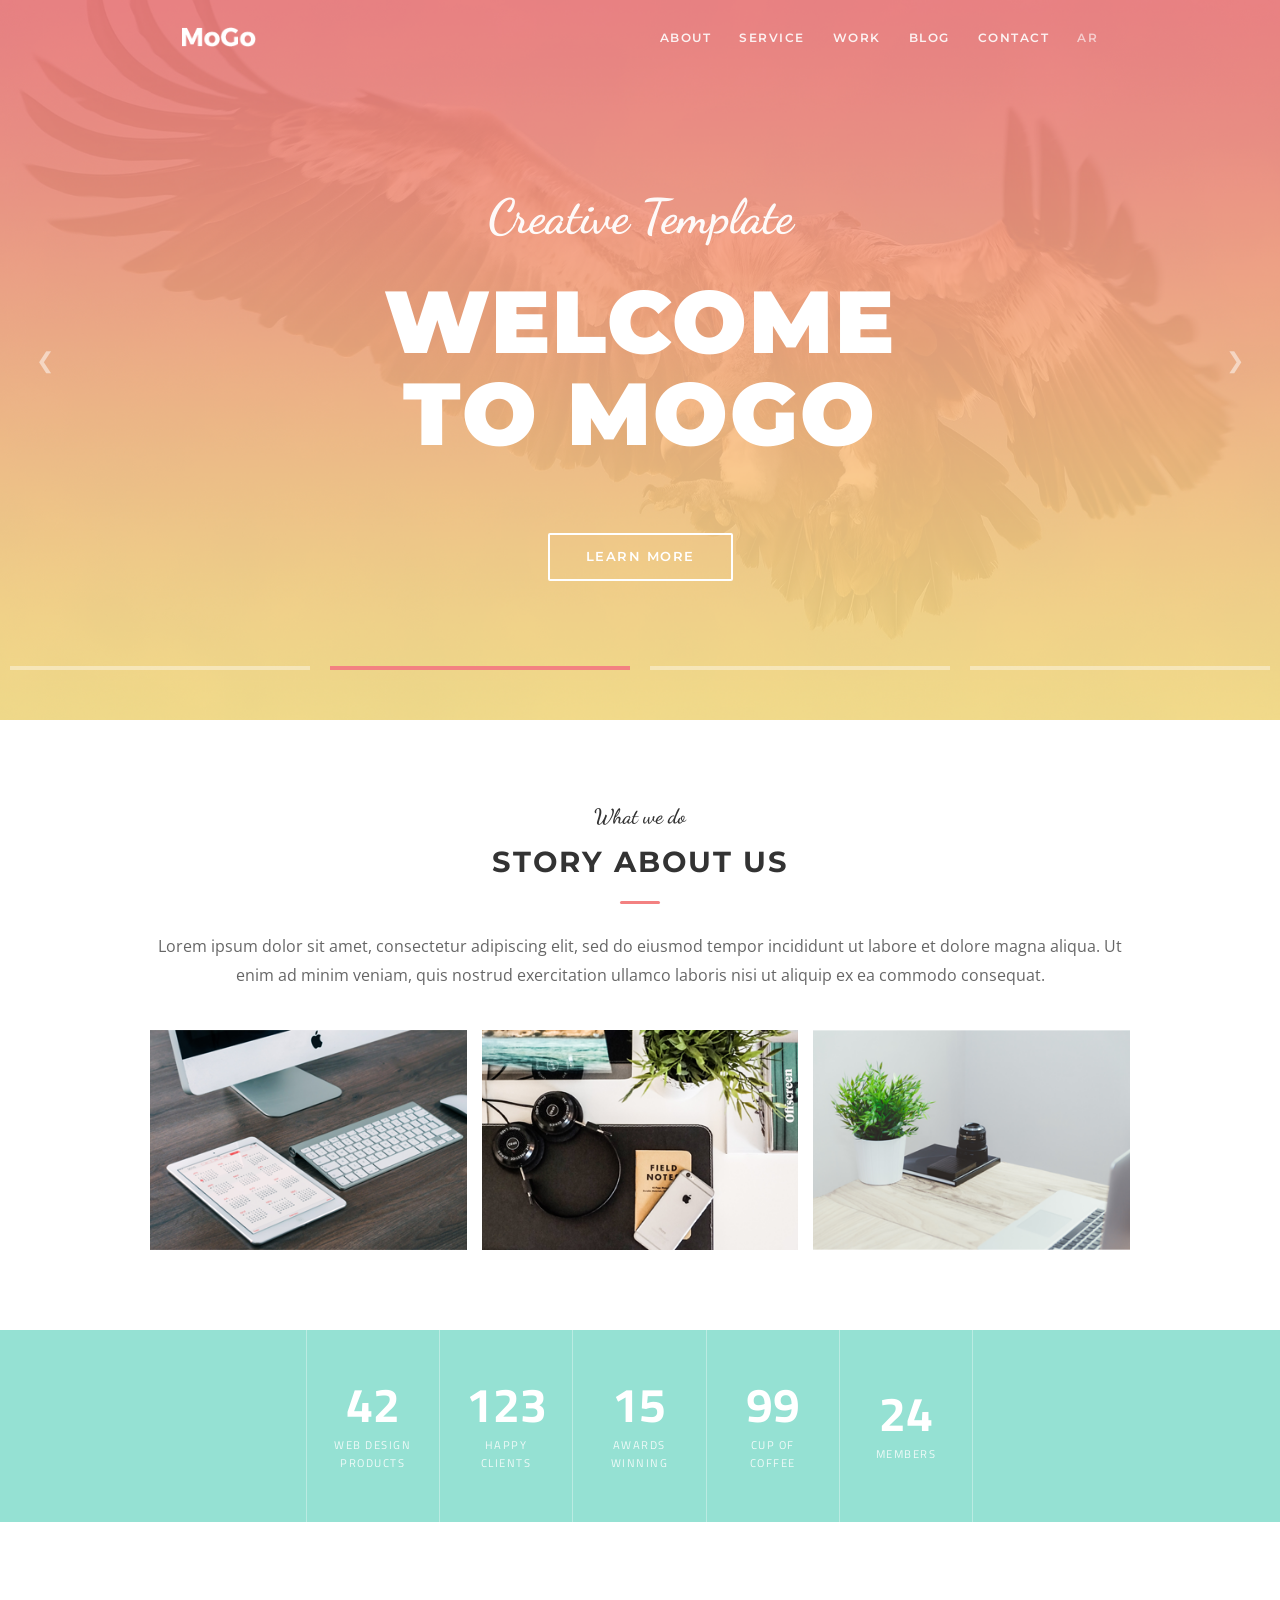
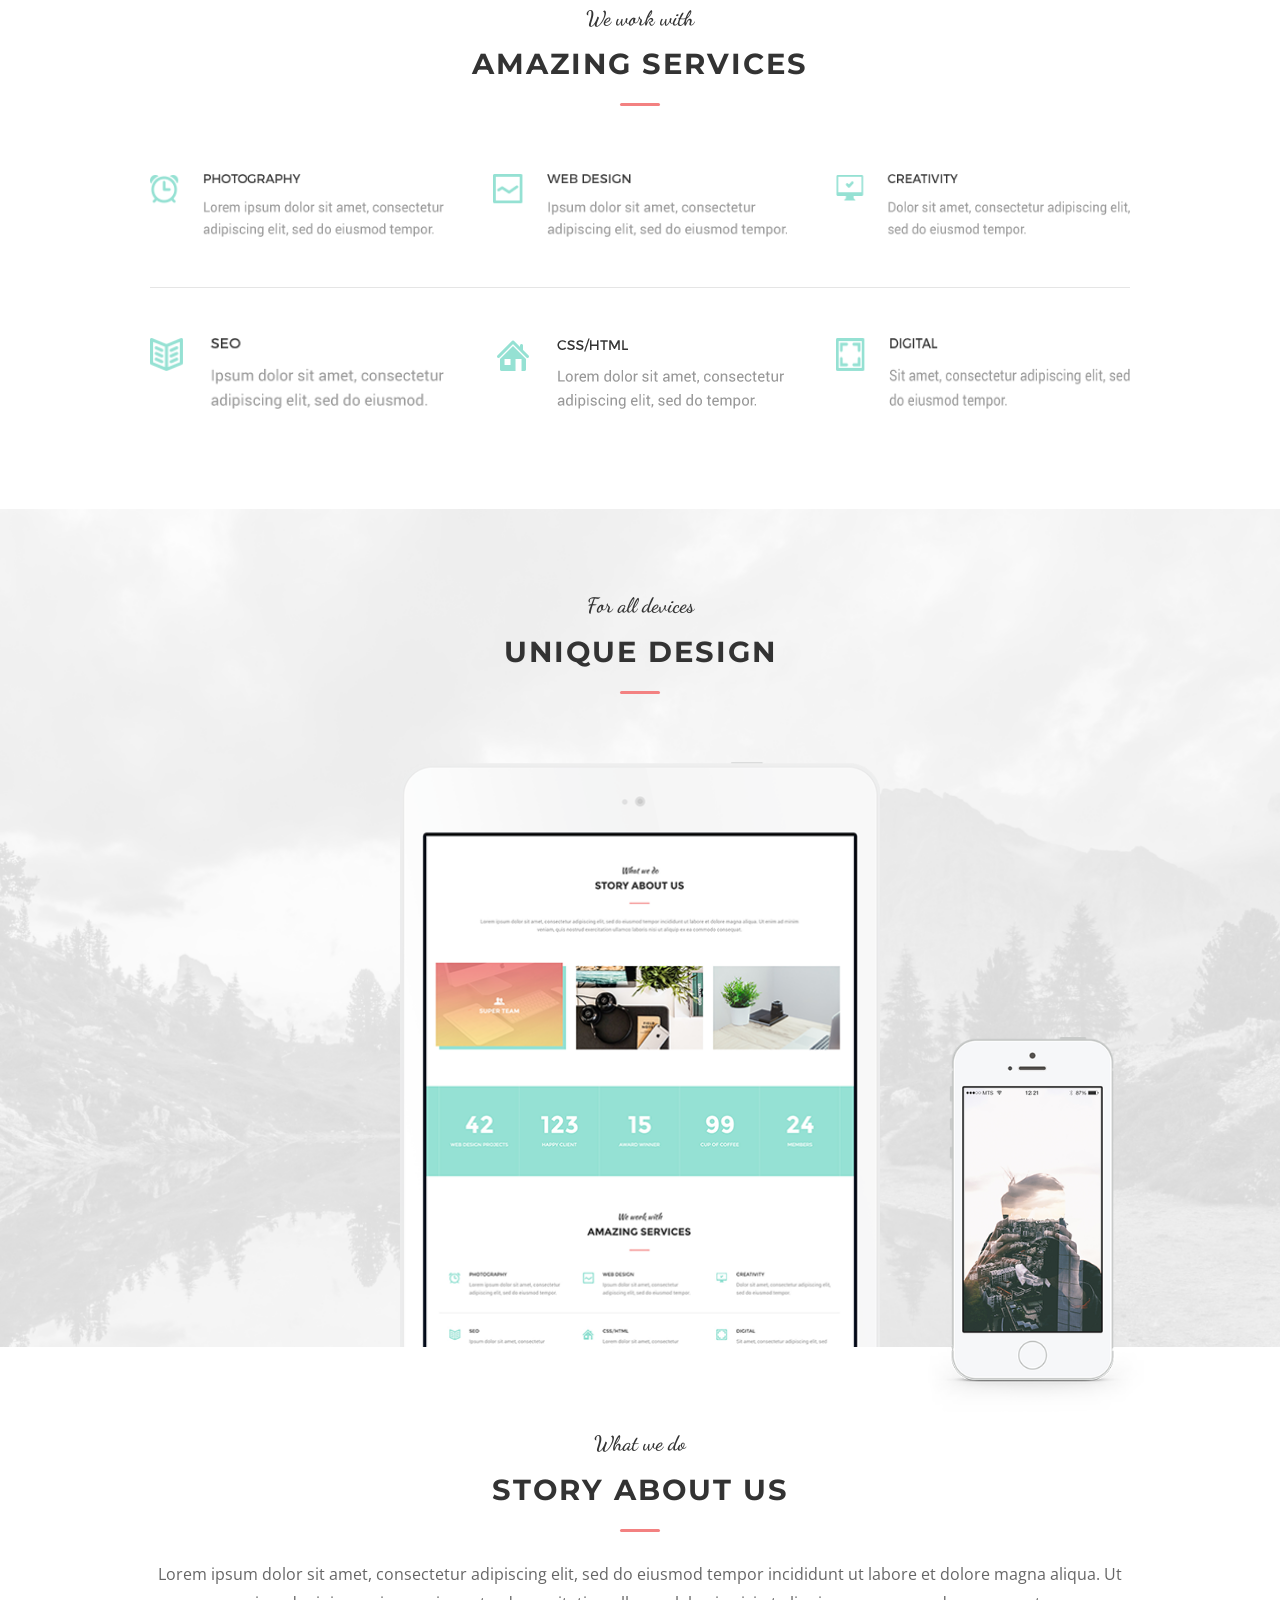
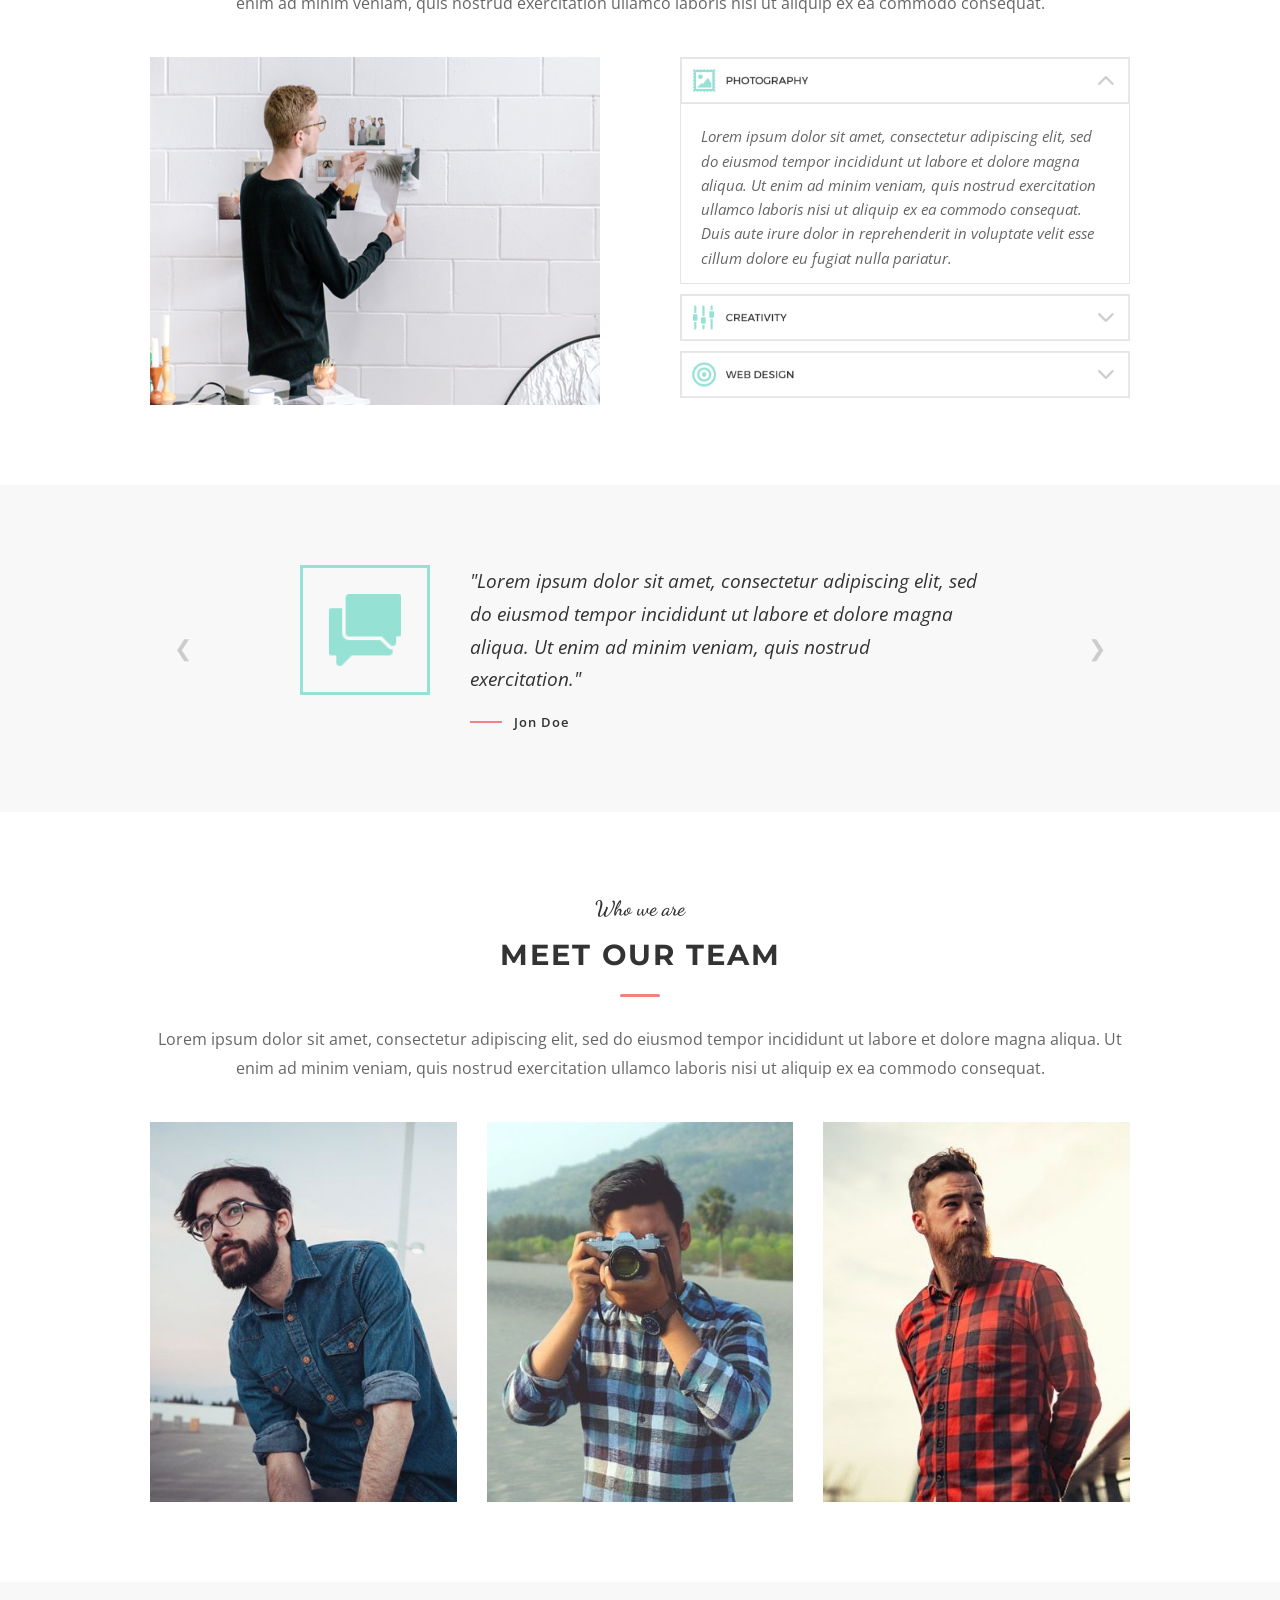
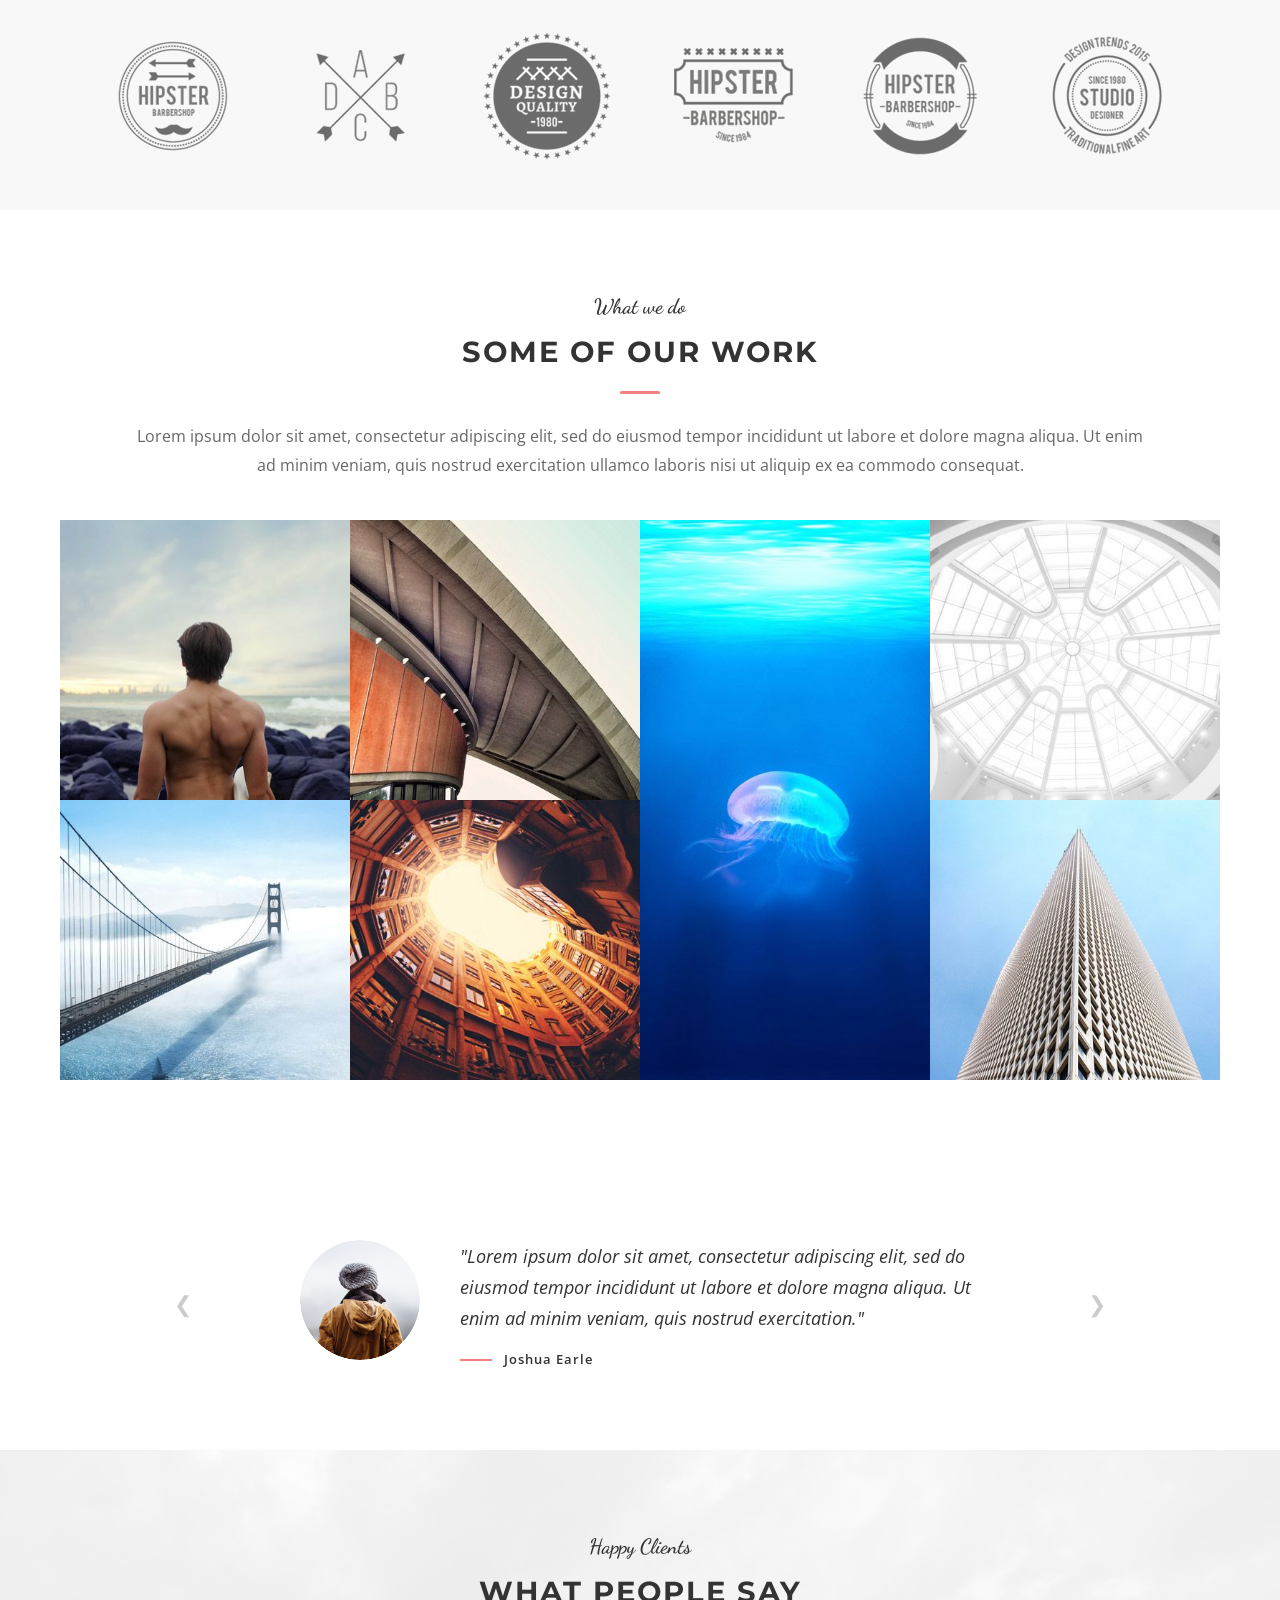
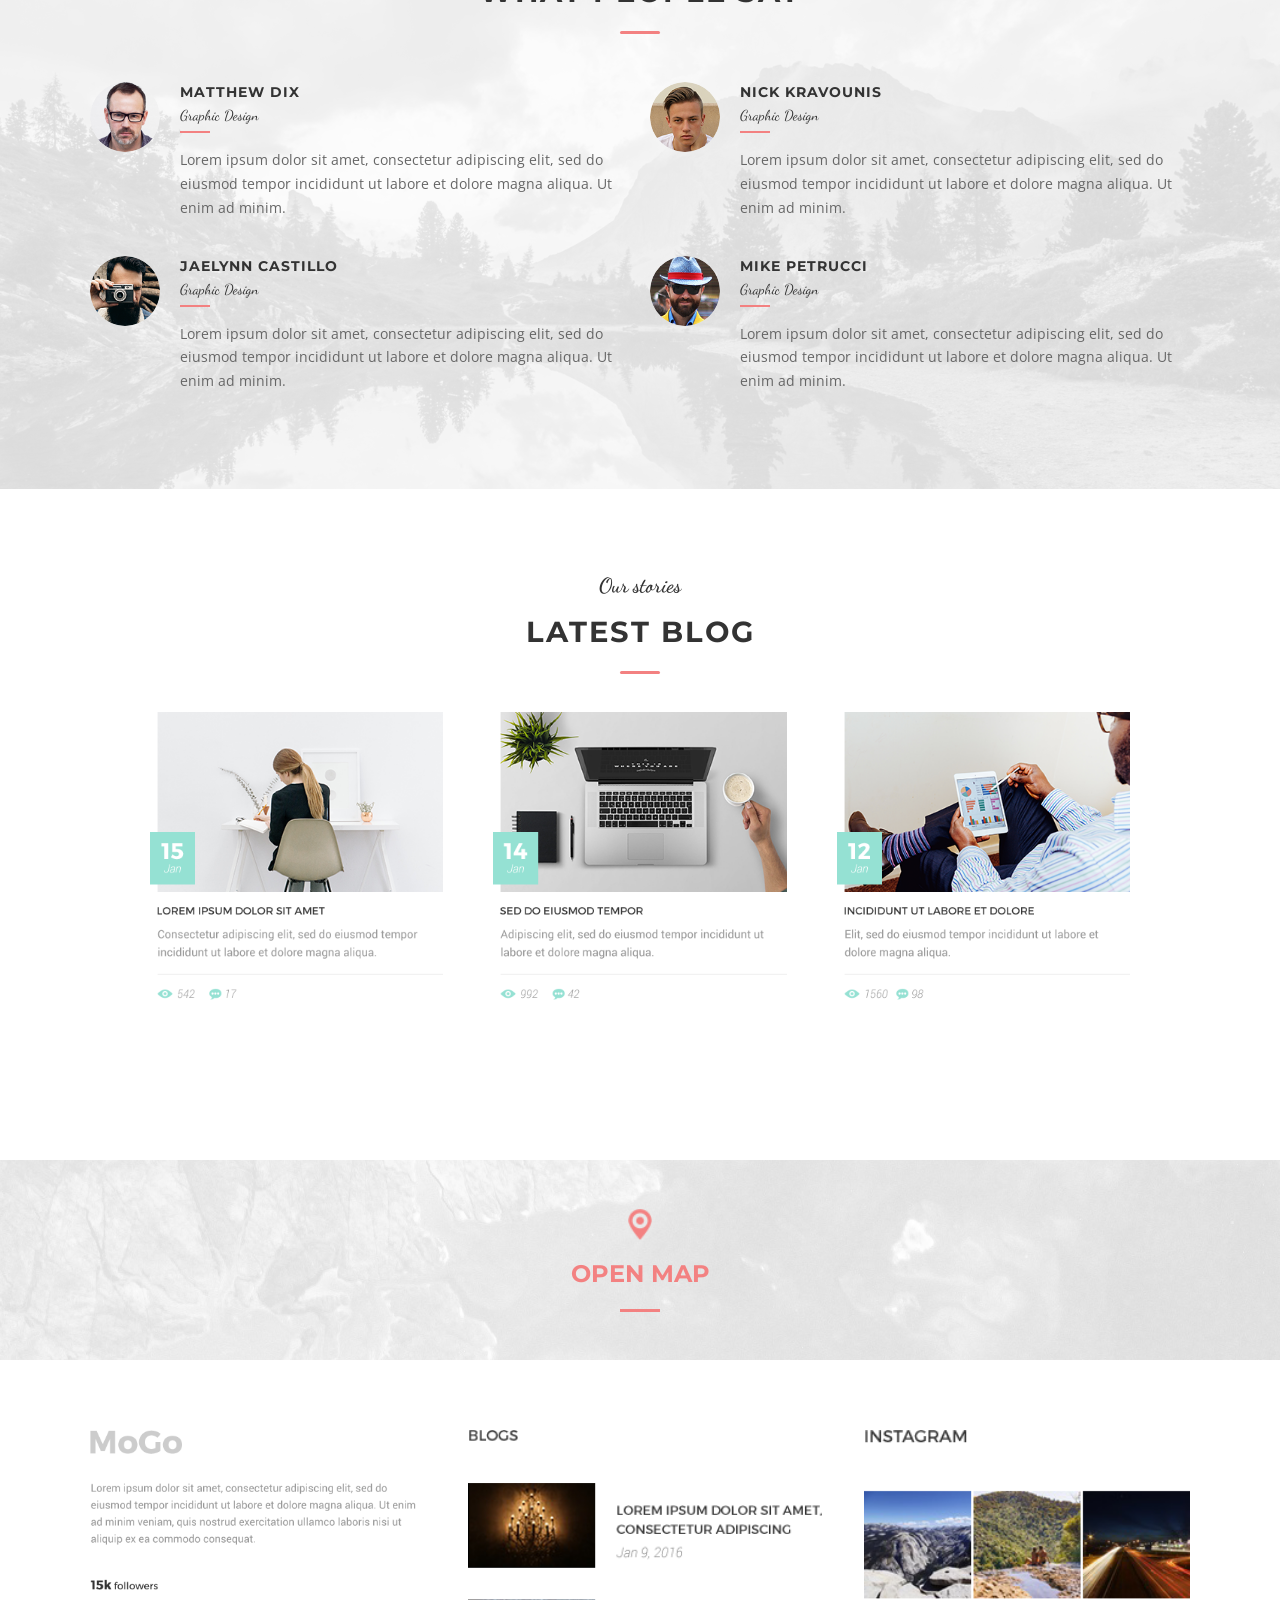
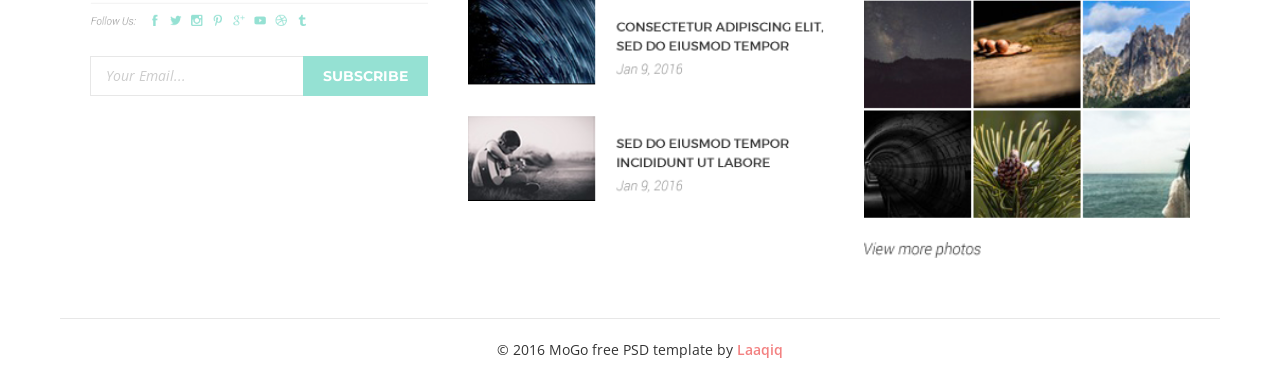
<file: task-1/index.html>
<!doctype html>
<html lang="en" dir="ltr">
  <head>
    <meta charset="UTF-8" />
    <meta name="viewport" content="width=device-width, initial-scale=1.0" />
    <title>MoGo — Creative Template</title>
    <meta
      name="description"
      content="MoGo is a creative template showcasing web design products, happy clients, and award-winning work."
    />
    <link rel="preconnect" href="https://fonts.googleapis.com" />
    <link rel="preconnect" href="https://fonts.gstatic.com" crossorigin />
    <link
      href="https://fonts.googleapis.com/css2?family=Montserrat:wght@400;700;900&family=Dancing+Script:wght@600&family=Open+Sans:wght@300;400;600&family=Cairo:wght@400;700;900&display=swap"
      rel="stylesheet"
    />
    <link rel="stylesheet" href="CSS/style.css" />
  </head>
  <body>
    <!-- hero section -->
    <section class="hero-section" id="hero">
      <!-- navigation bar -->
      <nav class="hero-nav">
        <div class="hero-nav__logo">
          <img src="imgs/logo.png" alt="MoGo icon" class="hero-nav__logo-img" />
        </div>
        <ul class="hero-nav__links">
          <li><a href="#about" class="hero-nav__link">ABOUT</a></li>
          <li><a href="#service" class="hero-nav__link">SERVICE</a></li>
          <li><a href="#work" class="hero-nav__link">WORK</a></li>
          <li><a href="#blog" class="hero-nav__link">BLOG</a></li>
          <li><a href="#contact" class="hero-nav__link">CONTACT</a></li>
          <li>
            <a href="#ar" class="hero-nav__link hero-nav__link--lang">AR</a>
          </li>
        </ul>
        <!-- Mobile hamburger toggle -->
        <button
          class="hero-nav__hamburger"
          aria-label="Toggle navigation"
          aria-expanded="false"
        >
          <span class="hero-nav__hamburger-bar"></span>
          <span class="hero-nav__hamburger-bar"></span>
          <span class="hero-nav__hamburger-bar"></span>
        </button>
      </nav>

      <!-- slide content -->
      <div class="hero-content">
        <p class="hero-content__tagline">Creative Template</p>
        <h1 class="hero-content__title">WELCOME<br />TO MOGO</h1>
        <a href="#about" class="hero-content__cta-btn">Learn More</a>
      </div>

      <!-- slider arrows -->
      <button
        class="hero-slider__arrow hero-slider__arrow--prev"
        aria-label="Previous slide"
      >
        &#10094;
      </button>
      <button
        class="hero-slider__arrow hero-slider__arrow--next"
        aria-label="Next slide"
      >
        &#10095;
      </button>

      <!-- slider dots -->
      <div class="hero-slider__dots">
        <span class="hero-slider__dot"></span>
        <span class="hero-slider__dot hero-slider__dot--highlight"></span>
        <span class="hero-slider__dot"></span>
        <span class="hero-slider__dot"></span>
      </div>
    </section>
    <!-- end hero section -->

    <!-- about section -->
    <section class="about-section" id="about">
      <!-- section header -->
      <div class="about-header">
        <p class="about-header__tagline">What we do</p>
        <h2 class="about-header__title">STORY ABOUT US</h2>
        <span class="about-header__divider"></span>
      </div>

      <!-- description paragraph -->
      <p class="about-description">
        Lorem ipsum dolor sit amet, consectetur adipiscing elit, sed do eiusmod
        tempor incididunt ut labore et dolore magna aliqua. Ut enim ad minim
        veniam, quis nostrud exercitation ullamco laboris nisi ut aliquip ex ea
        commodo consequat.
      </p>

      <!-- photo gallery grid -->
      <div class="about-gallery">
        <div class="about-gallery__item">
          <img
            src="imgs/about/about1.png"
            alt="Office workspace with iMac and keyboard"
            class="about-gallery__img"
          />
        </div>
        <div class="about-gallery__item about-gallery__item--center">
          <img
            src="imgs/about/about2.png"
            alt="Headphones, notebook and phone on desk"
            class="about-gallery__img"
          />
        </div>
        <div class="about-gallery__item">
          <img
            src="imgs/about/about3.png"
            alt="Green plant and books on white desk"
            class="about-gallery__img"
          />
        </div>
      </div>
    </section>
    <!-- end about section -->

    <!-- stats section -->
    <section class="stats-section" id="stats" dir="ltr" lang="en">
      <!-- empty spacer column (first) -->
      <div class="stats-item stats-item--spacer"></div>

      <!-- stats items -->
      <div class="stats-item">
        <span class="stats-item__number" data-en="42" data-ar="٤٢">42</span>
        <span
          class="stats-item__label"
          data-en="Web Design Products"
          data-ar="منتجات تصميم الويب"
          >Web Design Products</span
        >
      </div>

      <div class="stats-item">
        <span class="stats-item__number" data-en="123" data-ar="١٢٣">123</span>
        <span
          class="stats-item__label"
          data-en="Happy Clients"
          data-ar="عملاء سعداء"
          >Happy Clients</span
        >
      </div>

      <div class="stats-item">
        <span class="stats-item__number" data-en="15" data-ar="١٥">15</span>
        <span
          class="stats-item__label"
          data-en="Awards Winning"
          data-ar="جوائز الفوز"
          >Awards Winning</span
        >
      </div>

      <div class="stats-item">
        <span class="stats-item__number" data-en="99" data-ar="٩٩">99</span>
        <span
          class="stats-item__label"
          data-en="Cup of Coffee"
          data-ar="كوب قهوة"
          >Cup of Coffee</span
        >
      </div>

      <div class="stats-item">
        <span class="stats-item__number" data-en="24" data-ar="٢٤">24</span>
        <span class="stats-item__label" data-en="Members" data-ar="أعضاء"
          >Members</span
        >
      </div>

      <!-- empty spacer column (last) -->
      <div class="stats-item stats-item--spacer"></div>
    </section>
    <!-- end stats section -->

    <!-- services section -->
    <section class="services-section" id="service">
      <!-- section header (reusing about-header styles) -->
      <div class="about-header">
        <p class="about-header__tagline">We work with</p>
        <h2 class="about-header__title">AMAZING SERVICES</h2>
        <span class="about-header__divider"></span>
      </div>

      <!-- services flex container -->
      <div class="services-container">
        <div class="services-item">
          <img
            src="imgs/amazing-services/1-2.png"
            alt="Photography service"
            class="services-item__img"
          />
        </div>

        <div class="services-item">
          <img
            src="imgs/amazing-services/2-1.png"
            alt="Web Design service"
            class="services-item__img"
          />
        </div>

        <div class="services-item">
          <img
            src="imgs/amazing-services/3-1.png"
            alt="Creativity service"
            class="services-item__img"
          />
        </div>

        <!-- Separator line -->
        <hr class="services-separator" />

        <div class="services-item">
          <img
            src="imgs/amazing-services/4.png"
            alt="SEO service"
            class="services-item__img"
          />
        </div>

        <div class="services-item">
          <img
            src="imgs/amazing-services/5.png"
            alt="CSS/HTML service"
            class="services-item__img"
          />
        </div>

        <div class="services-item">
          <img
            src="imgs/amazing-services/6.png"
            alt="Digital service"
            class="services-item__img"
          />
        </div>
      </div>
    </section>
    <!-- end services section -->

    <!-- unique design section -->
    <section class="unique-section" id="unique">
      <!-- section header -->
      <div class="about-header">
        <p class="about-header__tagline">For all devices</p>
        <h2 class="about-header__title">UNIQUE DESIGN</h2>
        <span class="about-header__divider"></span>
      </div>

      <!-- devices container -->
      <div class="unique-devices">
        <img
          src="imgs/unique-design/display bg 768x1024.png"
          alt="Tablet display"
          class="unique-devices__tablet"
        />
        <img
          src="imgs/unique-design/White.png"
          alt="Mobile display"
          class="unique-devices__mobile"
        />
      </div>
    </section>
    <!-- end unique design section -->

    <!-- what we do section -->
    <section class="what-we-do-section" id="work">
      <!-- section header -->
      <div class="about-header">
        <p class="about-header__tagline">What we do</p>
        <h2 class="about-header__title">STORY ABOUT US</h2>
        <span class="about-header__divider"></span>
      </div>

      <!-- description paragraph -->
      <p class="about-description">
        Lorem ipsum dolor sit amet, consectetur adipiscing elit, sed do eiusmod
        tempor incididunt ut labore et dolore magna aliqua. Ut enim ad minim
        veniam, quis nostrud exercitation ullamco laboris nisi ut aliquip ex ea
        commodo consequat.
      </p>

      <!-- content container -->
      <div class="what-we-do-content">
        <div class="what-we-do-content__image">
          <img
            src="imgs/story-about-us/pic.png"
            alt="Man arranging pictures on wall"
            class="what-we-do-img"
          />
        </div>

        <div class="what-we-do-accordion">
          <div class="accordion-item accordion-item--active">
            <img
              src="imgs/story-about-us/photography.png"
              alt="Photography header"
              class="accordion-item__header-img"
            />
            <div class="accordion-item__body">
              <div class="accordion-item__content">
                <p>
                  Lorem ipsum dolor sit amet, consectetur adipiscing elit, sed
                  do eiusmod tempor incididunt ut labore et dolore magna aliqua.
                  Ut enim ad minim veniam, quis nostrud exercitation ullamco
                  laboris nisi ut aliquip ex ea commodo consequat. Duis aute
                  irure dolor in reprehenderit in voluptate velit esse cillum
                  dolore eu fugiat nulla pariatur.
                </p>
              </div>
            </div>
          </div>

          <div class="accordion-item">
            <img
              src="imgs/story-about-us/creativity.png"
              alt="Creativity header"
              class="accordion-item__header-img"
            />
          </div>

          <div class="accordion-item">
            <img
              src="imgs/story-about-us/web design.png"
              alt="Web Design header"
              class="accordion-item__header-img"
            />
          </div>
        </div>
      </div>
    </section>
    <!-- end what we do section -->

    <!-- quote section -->
    <section class="quote-section quote-section1">
      <div class="quote-container">
        <button
          class="quote-arrow quote-arrow--left"
          aria-label="Previous quote"
        >
          <span class="quote-arrow__icon">&#10094;</span>
        </button>

        <div class="quote-content">
          <div class="quote-avatar">
            <img
              src="imgs/SPEECH 4.png"
              alt="Joshua Earle avatar"
              class="quote-avatar__img"
            />
          </div>
          <div class="quote-text-block">
            <p class="quote-text">
              "Lorem ipsum dolor sit amet, consectetur adipiscing elit, sed do
              eiusmod tempor incididunt ut labore et dolore magna aliqua. Ut
              enim ad minim veniam, quis nostrud exercitation."
            </p>
            <div class="quote-author-wrapper">
              <span class="quote-author-line"></span>
              <span class="quote-author">Jon Doe</span>
            </div>
          </div>
        </div>

        <button class="quote-arrow quote-arrow--right" aria-label="Next quote">
          <span class="quote-arrow__icon">&#10095;</span>
        </button>
      </div>
    </section>
    <!-- end quote section -->

    <!-- team section -->
    <section class="team-section" id="team">
      <!-- section header -->
      <div class="about-header">
        <p class="about-header__tagline">Who we are</p>
        <h2 class="about-header__title">MEET OUR TEAM</h2>
        <span class="about-header__divider"></span>
      </div>

      <!-- description paragraph -->
      <p class="about-description">
        Lorem ipsum dolor sit amet, consectetur adipiscing elit, sed do eiusmod
        tempor incididunt ut labore et dolore magna aliqua. Ut enim ad minim
        veniam, quis nostrud exercitation ullamco laboris nisi ut aliquip ex ea
        commodo consequat.
      </p>

      <!-- team gallery -->
      <div class="team-gallery">
        <div class="team-gallery__item">
          <img
            src="imgs/meet-our-team/team1.jpg"
            alt="Team Member 1"
            class="team-gallery__img"
          />
        </div>
        <div class="team-gallery__item">
          <img
            src="imgs/meet-our-team/team2.jpg"
            alt="Team Member 2"
            class="team-gallery__img"
          />
        </div>
        <div class="team-gallery__item">
          <img
            src="imgs/meet-our-team/team3.jpg"
            alt="Team Member 3"
            class="team-gallery__img"
          />
        </div>
      </div>
    </section>
    <!-- end team section -->

    <!-- banner section -->
    <section class="banner-section">
      <div class="banner-container">
        <div class="banner-item">
          <img
            src="imgs/banner/logo1.png"
            alt="Partner Logo 1"
            class="banner-logo"
          />
        </div>
        <div class="banner-item">
          <img
            src="imgs/banner/logo2.png"
            alt="Partner Logo 2"
            class="banner-logo"
          />
        </div>
        <div class="banner-item">
          <img
            src="imgs/banner/logo3.png"
            alt="Partner Logo 3"
            class="banner-logo"
          />
        </div>
        <div class="banner-item">
          <img
            src="imgs/banner/logo4.png"
            alt="Partner Logo 4"
            class="banner-logo"
          />
        </div>
        <div class="banner-item">
          <img
            src="imgs/banner/logo5.png"
            alt="Partner Logo 5"
            class="banner-logo"
          />
        </div>
        <div class="banner-item">
          <img
            src="imgs/banner/logo6.png"
            alt="Partner Logo 6"
            class="banner-logo"
          />
        </div>
      </div>
    </section>
    <!-- end banner section -->

    <!-- work section -->
    <section class="work-section" id="work-gallery">
      <!-- section header -->
      <div class="about-header">
        <p class="about-header__tagline">What we do</p>
        <h2 class="about-header__title">SOME OF OUR WORK</h2>
        <span class="about-header__divider"></span>
      </div>

      <!-- description paragraph -->
      <p class="about-description">
        Lorem ipsum dolor sit amet, consectetur adipiscing elit, sed do eiusmod
        tempor incididunt ut labore et dolore magna aliqua. Ut enim ad minim
        veniam, quis nostrud exercitation ullamco laboris nisi ut aliquip ex ea
        commodo consequat.
      </p>

      <!-- work grid -->
      <div class="work-grid">
        <div class="work-item">
          <img
            src="imgs/some-of-our-work/work1.jpg"
            alt="Work 1"
            class="work-img"
          />
        </div>
        <div class="work-item">
          <img
            src="imgs/some-of-our-work/work2.jpg"
            alt="Work 2"
            class="work-img"
          />
        </div>
        <div class="work-item work-item--tall">
          <img
            src="imgs/some-of-our-work/work3.jpg"
            alt="Work 3"
            class="work-img"
          />
        </div>
        <div class="work-item">
          <img
            src="imgs/some-of-our-work/work4.jpg"
            alt="Work 4"
            class="work-img"
          />
        </div>
        <div class="work-item">
          <img
            src="imgs/some-of-our-work/work5.jpg"
            alt="Work 5"
            class="work-img"
          />
        </div>
        <div class="work-item">
          <img
            src="imgs/some-of-our-work/work6.jpg"
            alt="Work 6"
            class="work-img"
          />
        </div>
        <div class="work-item">
          <img
            src="imgs/some-of-our-work/work7.jpg"
            alt="Work 7"
            class="work-img"
          />
        </div>
      </div>
    </section>
    <!-- end work section -->

    <!-- quote section -->
    <section class="quote-section">
      <div class="quote-container">
        <button
          class="quote-arrow quote-arrow--left"
          aria-label="Previous quote"
        >
          <span class="quote-arrow__icon">&#10094;</span>
        </button>

        <div class="quote-content">
          <div class="quote-avatar">
            <img
              src="imgs/Ellipse 1.png"
              alt="Joshua Earle avatar"
              class="quote-avatar__img"
            />
          </div>
          <div class="quote-text-block">
            <p class="quote-text">
              "Lorem ipsum dolor sit amet, consectetur adipiscing elit, sed do
              eiusmod tempor incididunt ut labore et dolore magna aliqua. Ut
              enim ad minim veniam, quis nostrud exercitation."
            </p>
            <div class="quote-author-wrapper">
              <span class="quote-author-line"></span>
              <span class="quote-author">Joshua Earle</span>
            </div>
          </div>
        </div>

        <button class="quote-arrow quote-arrow--right" aria-label="Next quote">
          <span class="quote-arrow__icon">&#10095;</span>
        </button>
      </div>
    </section>
    <!-- end quote section -->

    <!-- what people say section -->
    <section class="people-say-section" id="testimonials">
      <!-- section header -->
      <div class="about-header">
        <p class="about-header__tagline">Happy Clients</p>
        <h2 class="about-header__title">WHAT PEOPLE SAY</h2>
        <span class="about-header__divider"></span>
      </div>

      <div class="people-say-grid">
        <div class="testimonial-card">
          <div class="testimonial-card__header">
            <div class="testimonial-card__avatar">
              <img
                src="imgs/what-people-say/client1.png"
                alt="Matthew Dix"
                class="testimonial-card__avatar-img"
              />
            </div>
            <div class="testimonial-card__meta">
              <h3 class="testimonial-card__name">MATTHEW DIX</h3>
              <p class="testimonial-card__role">Graphic Design</p>
              <span class="testimonial-card__line"></span>
              <p class="testimonial-card__text">
                Lorem ipsum dolor sit amet, consectetur adipiscing elit, sed do
                eiusmod tempor incididunt ut labore et dolore magna aliqua. Ut
                enim ad minim.
              </p>
            </div>
          </div>
        </div>

        <div class="testimonial-card">
          <div class="testimonial-card__header">
            <div class="testimonial-card__avatar">
              <img
                src="imgs/what-people-say/client2.png"
                alt="Nick Kravounis"
                class="testimonial-card__avatar-img"
              />
            </div>
            <div class="testimonial-card__meta">
              <h3 class="testimonial-card__name">NICK KRAVOUNIS</h3>
              <p class="testimonial-card__role">Graphic Design</p>
              <span class="testimonial-card__line"></span>
              <p class="testimonial-card__text">
                Lorem ipsum dolor sit amet, consectetur adipiscing elit, sed do
                eiusmod tempor incididunt ut labore et dolore magna aliqua. Ut
                enim ad minim.
              </p>
            </div>
          </div>
        </div>

        <div class="testimonial-card">
          <div class="testimonial-card__header">
            <div class="testimonial-card__avatar">
              <img
                src="imgs/what-people-say/client3.png"
                alt="Jaelynn Castillo"
                class="testimonial-card__avatar-img"
              />
            </div>
            <div class="testimonial-card__meta">
              <h3 class="testimonial-card__name">JAELYNN CASTILLO</h3>
              <p class="testimonial-card__role">Graphic Design</p>
              <span class="testimonial-card__line"></span>
              <p class="testimonial-card__text">
                Lorem ipsum dolor sit amet, consectetur adipiscing elit, sed do
                eiusmod tempor incididunt ut labore et dolore magna aliqua. Ut
                enim ad minim.
              </p>
            </div>
          </div>
        </div>

        <div class="testimonial-card">
          <div class="testimonial-card__header">
            <div class="testimonial-card__avatar">
              <img
                src="imgs/what-people-say/client4.png"
                alt="Mike Petrucci"
                class="testimonial-card__avatar-img"
              />
            </div>
            <div class="testimonial-card__meta">
              <h3 class="testimonial-card__name">MIKE PETRUCCI</h3>
              <p class="testimonial-card__role">Graphic Design</p>
              <span class="testimonial-card__line"></span>
              <p class="testimonial-card__text">
                Lorem ipsum dolor sit amet, consectetur adipiscing elit, sed do
                eiusmod tempor incididunt ut labore et dolore magna aliqua. Ut
                enim ad minim.
              </p>
            </div>
          </div>
        </div>
      </div>
    </section>
    <!-- end what people say section -->

    <!-- latest blog section -->
    <section class="blog-section" id="blog">
      <!-- section header -->
      <div class="about-header">
        <p class="about-header__tagline">Our stories</p>
        <h2 class="about-header__title">LATEST BLOG</h2>
        <span class="about-header__divider"></span>
      </div>

      <!-- blog posts -->
      <div class="blog-grid">
        <img
          src="imgs/latest-blog/1-4.png"
          alt="Blog post 1"
          class="blog-card__img"
        />
        <img
          src="imgs/latest-blog/2-3.png"
          alt="Blog post 2"
          class="blog-card__img"
        />
        <img
          src="imgs/latest-blog/3-3.png"
          alt="Blog post 3"
          class="blog-card__img"
        />
      </div>
    </section>
    <!-- end latest blog section -->

    <!-- map section -->
    <section class="map-section">
      <div class="map-content">
        <img src="imgs/PIN 2.png" alt="Map Pin" class="map-icon" />
        <h2 class="map-title"><a href="#" class="map-link">OPEN MAP</a></h2>
        <span class="map-divider"></span>
      </div>
    </section>
    <!-- end map section -->

    <!-- footer section -->
    <footer class="footer">
      <div class="footer-container">
        <div class="footer-column">
          <img src="imgs/footer/1-1.png" alt="MoGo info" class="footer-img" />
          <form class="footer-subscribe">
            <input
              type="email"
              placeholder="Your Email..."
              class="footer-subscribe__input"
              required
            />
            <button type="submit" class="footer-subscribe__btn">
              SUBSCRIBE
            </button>
          </form>
        </div>
        <div class="footer-column">
          <img src="imgs/footer/blogs.png" alt="Blogs" class="footer-img" />
        </div>
        <div class="footer-column">
          <img
            src="imgs/footer/instagram.png"
            alt="Instagram"
            class="footer-img"
          />
        </div>
      </div>
      <div class="footer-copyright">
        <p class="footer-copyright__text">
          &copy; 2016 MoGo free PSD template by
          <span class="footer-copyright__author">Laaqiq</span>
        </p>
      </div>
    </footer>
    <!-- end footer section -->

    <script>
      // mobile nav toggle
      const hamburger = document.querySelector(".hero-nav__hamburger");
      const navLinks = document.querySelector(".hero-nav__links");

      hamburger.addEventListener("click", () => {
        const isOpen = navLinks.classList.toggle("hero-nav__links--open");
        hamburger.setAttribute("aria-expanded", isOpen);
      });

      //  stats section language toggle
      const langLink = document.querySelector(".hero-nav__link--lang");
      const statsSection = document.getElementById("stats");

      // Collect every element that carries data-en or data-ar attributes
      const translatables = statsSection.querySelectorAll("[data-en][data-ar]");

      let currentLang = "en"; // page starts in English

      langLink.addEventListener("click", (e) => {
        e.preventDefault();

        if (currentLang === "en") {
          // Switch TO Arabic
          currentLang = "ar";
          statsSection.setAttribute("dir", "rtl");
          statsSection.setAttribute("lang", "ar");
          translatables.forEach((el) => {
            el.textContent = el.dataset.ar;
          });
          langLink.textContent = "EN";
        } else {
          // Switch TO English
          currentLang = "en";
          statsSection.setAttribute("dir", "ltr");
          statsSection.setAttribute("lang", "en");
          translatables.forEach((el) => {
            el.textContent = el.dataset.en;
          });
          langLink.textContent = "AR";
        }
      });
    </script>
  </body>
</html>
</file>
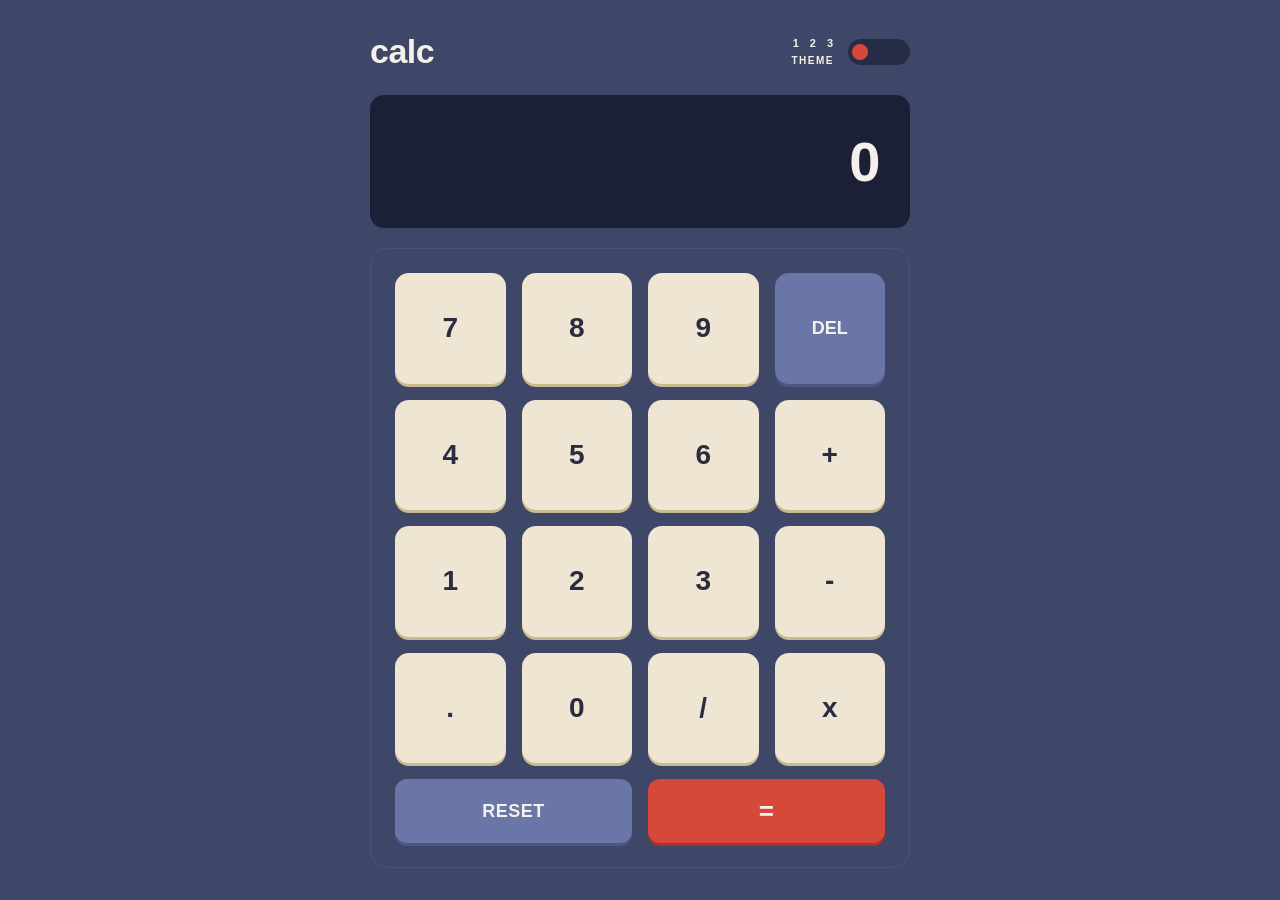
<file: task-2/calculator/index.html>
<!doctype html>
<html lang="en">
  <head>
    <meta charset="UTF-8" />
    <meta name="viewport" content="width=device-width, initial-scale=1.0" />
    <title>calc</title>
    <link rel="stylesheet" href="style.css" />
  </head>
  <body>
    <div class="calc">
      <div class="top-row">
        <div class="logo">calc</div>
        <div class="theme-control">
          <div class="theme-label-row">
            <div class="theme-numbers">
              <span>1</span><span>2</span><span>3</span>
            </div>
            <div class="theme-label">THEME</div>
          </div>
          <div class="toggle-track">
            <div class="toggle-dot"></div>
          </div>
        </div>
      </div>

      <div class="display">
        <div class="display-value" id="display">0</div>
      </div>

      <div class="keypad">
        <div class="keys">
          <button class="key" data-val="7">7</button>
          <button class="key" data-val="8">8</button>
          <button class="key" data-val="9">9</button>
          <button class="key del" id="del">DEL</button>

          <button class="key" data-val="4">4</button>
          <button class="key" data-val="5">5</button>
          <button class="key" data-val="6">6</button>
          <button class="key op" data-val="+">+</button>

          <button class="key" data-val="1">1</button>
          <button class="key" data-val="2">2</button>
          <button class="key" data-val="3">3</button>
          <button class="key op" data-val="-">-</button>

          <button class="key" data-val=".">.</button>
          <button class="key" data-val="0">0</button>
          <button class="key op" data-val="/">/</button>
          <button class="key op" data-val="*">x</button>
        </div>

        <div class="bottom-row">
          <button class="btn-wide reset" id="reset">RESET</button>
          <button class="btn-wide equals" id="equals">=</button>
        </div>
      </div>
    </div>

    <script src="calculator.js"></script>
  </body>
</html>
</file>
<file: task-1/CSS/style.css>
/* variables */
:root {
    /* Brand Colors */
    --color-coral:      #f38181;   
    --color-yellow:     #fce38a;   
    --color-mint:       #eaffd0;  
    --color-teal:       #95e1d3;  

    /* Neutral Colors */
    --color-white:      #ffffff;
    --color-dark:       #333333;
    --color-text-muted: #666666;
    --color-border:     #e0e0e0;

    /* Typography */
    --font-heading:   'Montserrat', sans-serif;
    --font-script:    'Dancing Script', cursive;
    --font-body:      'Open Sans', sans-serif;
    --font-arabic:    'Cairo', sans-serif;

    /* Spacing */
    --section-padding-y: 80px;
    --section-padding-x: 60px;
    --container-max:     1100px;
}

/* reset */
*,
*::before,
*::after {
    box-sizing: border-box;
    margin: 0;
    padding: 0;
}

html {
    scroll-behavior: smooth;
    overflow-x: hidden;
}

body {
    font-family: var(--font-body);
    color: var(--color-dark);
    line-height: 1.6;
    overflow-x: hidden;
}

img {
    display: block;
    max-width: 100%;
    height: auto;
}

ul {
    list-style: none;
}

a {
    text-decoration: none;
    color: inherit;
}


/* hero section */

.hero-section {
    position: relative;
    min-height: 80vh;
    background-image: url('../imgs/background.png');
    background-size: cover;
    background-position: center;
    background-repeat: no-repeat;
    display: flex;
    flex-direction: column;
    align-items: center;
    justify-content: center;
    text-align: center;
    color: var(--color-white);
}

/* Navigation bar */
.hero-nav {
    position: absolute;
    top: 0;
    left: 0;
    right: 0;
    display: flex;
    align-items: center;
    justify-content: space-around;
    gap: 160px;
    padding: 24px var(--section-padding-x);
    z-index: 10;
}

/* Logo */
.hero-nav__logo {
    display: flex;
    align-items: center;
    gap: 8px;
}

.hero-nav__logo-img {
    height: 20px;
    width: auto;
}


/* Nav links */
.hero-nav__links {
    display: flex;
    align-items: center;
    gap: 28px;
}

.hero-nav__link {
    font-family: var(--font-heading);
    font-size: 0.75rem;
    font-weight: 600;
    letter-spacing: 1.5px;
    color: var(--color-white);
    opacity: 0.9;
    transition: opacity 0.2s ease;
}

.hero-nav__link:hover {
    opacity: 1;
}

/* Language switcher */
.hero-nav__link--lang {
    opacity: 0.6;
}

/* Hamburger button */
.hero-nav__hamburger {
    display: none;
    flex-direction: column;
    gap: 5px;
    background: transparent;
    border: none;
    cursor: pointer;
    padding: 4px;
}

.hero-nav__hamburger-bar {
    display: block;
    width: 24px;
    height: 2px;
    background-color: var(--color-white);
    border-radius: 2px;
    transition: background-color 0.2s;
}

/* Central content */
.hero-content {
    display: flex;
    flex-direction: column;
    align-items: center;
    gap: 20px;
    padding: 0 var(--section-padding-x);
    margin-top: 40px; 
}

/* Italic script */
.hero-content__tagline {
    font-family: var(--font-script);
    font-weight:bold;
    color: var(--color-white);
    opacity: 0.95;
    font-size:3rem;
}

/* Main heading */
.hero-content__title {
    font-family: var(--font-heading);
    font-size: clamp(3rem, 8vw, 5.5rem);
    font-weight: 900;
    line-height: 1.05;
    color: var(--color-white);
    text-transform: uppercase;
    letter-spacing: 2px;
    margin-bottom: 40px;
}

/* outline button */
.hero-content__cta-btn {
    display: inline-block;
    margin-top: 12px;
    padding: 12px 36px;
    border: 2px solid var(--color-white);
    border-radius: 2px;
    font-family: var(--font-heading);
    font-size: 0.8rem;
    font-weight: 600;
    letter-spacing: 1.5px;
    color: var(--color-white);
    text-transform: uppercase;
    transition: background-color 0.25s ease, color 0.25s ease;
}

.hero-content__cta-btn:hover {
    background-color: var(--color-white);
    color: var(--color-coral);
}

/* Previous / Next slider arrows */
.hero-slider__arrow {
    position: absolute;
    top: 50%;
    transform: translateY(-50%);
    background: transparent;
    border: none;
    color: rgba(255, 255, 255, 0.5);
    font-size: 1.4rem;
    cursor: pointer;
    padding: 8px 16px;
    transition: color 0.2s;
    z-index: 5;
}

.hero-slider__arrow:hover {
    color: var(--color-white);
}

.hero-slider__arrow--prev {
    left: 20px;
}

.hero-slider__arrow--next {
    right: 20px;
}

/* Dot indicators */
.hero-slider__dots {
    position: absolute;
    bottom: 50px;
    left: 50%;
    transform: translateX(-50%);
    display: flex;
    align-items: center;
    gap: 20px;
}

.hero-slider__dot {
    display: inline-block;
    height: 4px;
    width: 300px;
    background-color: rgba(255, 255, 255, 0.4);
    transition: background-color 0.3s;
}

.hero-slider__dot--highlight {
    background-color: var(--color-coral);
}

/* About section */
.about-section {
    padding: var(--section-padding-y) var(--section-padding-x);
    background-color: var(--color-white);
    display: flex;
    flex-direction: column;
    align-items: center;
    text-align: center;
    max-width: var(--container-max);
    margin: 0 auto;
    width: 100%;
}

/* Section header block */
.about-header {
    display: flex;
    flex-direction: column;
    align-items: center;
    gap: 6px;
    margin-bottom: 28px;
}

/* Italic script subtitle */
.about-header__tagline {
    font-family: var(--font-script);
    font-size: 1.3rem;
    font-weight: 600;
    color: var(--color-dark);
}

/* Bold uppercase heading */
.about-header__title {
    font-family: var(--font-heading);
    font-size: clamp(1.4rem, 3vw, 1.8rem);
    font-weight: 700;
    letter-spacing: 2px;
    text-transform: uppercase;
    color: var(--color-dark);
}

/* Short coral underline divider */
.about-header__divider {
    display: block;
    width: 40px;
    height: 3px;
    background-color: var(--color-coral);
    border-radius: 2px;
    margin-top: 10px;
}

/* Body description paragraph */
.about-description {
    font-size: 1rem;
    max-width: 1015px;
    color: var(--color-text-muted);
    margin-bottom: 40px;
    text-align: center;
    line-height: 1.8;
}

/* photo gallery grid */
.about-gallery {
    display: grid;
    grid-template-columns: repeat(3, 1fr);
    gap: 15px;
    width: 100%;
}

/* gallery image wrapper */
.about-gallery__item {
    overflow: hidden;
    line-height: 0; 
}

/* gallery image */
.about-gallery__img {
    width: 100%;
    height: 220px;
    object-fit: cover;
    transition: transform 0.35s ease, filter 0.35s ease;
}

.about-gallery__img:hover {
    transform: scale(1.04);
    filter: brightness(0.9);
}


/* STATS */

/* Outer section wrapper */
.stats-section {
    background-color: var(--color-teal);
    display: grid;
    grid-template-columns: 2.3fr repeat(5, 1fr) 2.3fr;
    width: 100%;
}

/* statistic column */
.stats-item {
    display: flex;
    flex-direction: column;
    align-items: center;
    justify-content: center;
    padding: 50px 20px;
    gap: 8px;
    border-inline-end: 1px solid rgba(255, 255, 255, 0.35);
    transition: background-color 0.25s ease;
}

/* spacer columns — no border on the last one */
.stats-item--spacer {
    border-inline-end: 1px solid rgba(255, 255, 255, 0.35);
}

.stats-item:last-child {
    border-inline-end: none;
}

.stats-item:hover {
    background-color: rgba(255, 255, 255, 0.12);
}

/* Large number */
.stats-item__number {
    font-family: var(--font-arabic);
    font-size: clamp(2rem, 5vw, 3rem);
    font-weight: 700;
    color: var(--color-white);
    line-height: 1;
}

/*  Label */
.stats-item__label {
    font-family: var(--font-arabic);
    font-size: 0.7rem;
    font-weight: 400;
    letter-spacing: 1.5px;
    text-transform: uppercase;
    color: var(--color-white);
    opacity: 0.85;
    text-align: center;
}

/* services section */
.services-section {
    padding: var(--section-padding-y) var(--section-padding-x);
    background-color: var(--color-white);
    display: flex;
    flex-direction: column;
    align-items: center;
    max-width: var(--container-max);
    margin: 0 auto;
    width: 100%;
}

.services-container {
    display: flex;
    flex-wrap: wrap;
    max-width: var(--container-max);
    margin: 0 auto;
    margin-top: 40px;
    justify-content: space-between;
    width: 100%;
}

.services-item {
    width: 30%;
    margin-bottom: 20px;
    display: flex;
    justify-content: center;
}

.services-item__img {
    max-width: 100%;
    height: auto;
}

.services-separator {
    width: 100%;
    border: 0;
    border-top: 1px solid rgba(0, 0, 0, 0.1);
    margin: 30px 0 50px 0;
}


/* unique design section */
.unique-section {
    padding-top: 80px;
    background: url('../imgs/unique-design/backgrund.png') center top / cover no-repeat;
    display: flex;
    flex-direction: column;
    align-items: center;
}

/* Tablet container */
.unique-devices {
    position: relative;
    margin-top: 40px;
    width: 45%;
    max-width: 480px;
    min-width: 250px;
}

.unique-devices__tablet {
    display: block;
    width: 100%;
    height: auto;
}

/* Mobile phone overlay */
.unique-devices__mobile {
    position: absolute;
    bottom: -65px;
    right: -55%;
    width: 45%;
    height: auto;
}

/* what we do section */
.what-we-do-section {
    padding: var(--section-padding-y) var(--section-padding-x);
    background-color: var(--color-white);
    display: flex;
    flex-direction: column;
    align-items: center;
    max-width: var(--container-max);
    margin: 0 auto;
    width: 100%;
}

.what-we-do-content {
    display: flex;
    max-width: var(--container-max);
    margin: 0 auto;
    gap: 80px;
    width: 100%;
}

.what-we-do-content__image {
    flex: 1;
}

.what-we-do-img {
    width: 100%;
    height: auto;
    display: block;
    min-height: 348px;
}

.what-we-do-accordion {
    flex: 1;
    display: flex;
    flex-direction: column;
    gap: 10px;
}

.accordion-item {
    display: flex;
    flex-direction: column;
}

.accordion-item__header-img {
    width: 100%;
    height: auto;
    cursor: pointer;
    display: block;
    border: 1px solid #e5e5e5;
}

.accordion-item__body {
    display: none;
    border: 1px solid #e5e5e5;
    border-top: none;
    height: 180px;
    overflow-y: auto;
}

.accordion-item--active .accordion-item__body {
    display: block;
}

.accordion-item__content {
    padding: 20px;
}

.accordion-item__content p {
    font-size: 0.95rem;
    color: var(--color-text-muted);
    font-style: italic;
    line-height: 1.6;
    margin: 0;
}

/* custom scrollbar for accordion */
.accordion-item__body::-webkit-scrollbar {
    width: 5px;
}

.accordion-item__body::-webkit-scrollbar-track {
    background: #f5f5f5;
    border-radius: 5px;
    margin: 10px 0;
}

.accordion-item__body::-webkit-scrollbar-thumb {
    background: var(--color-teal);
    border-radius: 5px;
}

/* team section */
.team-section {
    padding: var(--section-padding-y) var(--section-padding-x);
    background-color: var(--color-white);
    display: flex;
    flex-direction: column;
    align-items: center;
    max-width: var(--container-max);
    margin: 0 auto;
    width: 100%;
}

.team-gallery {
    display: grid;
    grid-template-columns: repeat(3, 1fr);
    gap: 30px;
    width: 100%;
}

.team-gallery__item {
    overflow: hidden;
    line-height: 0;
}

.team-gallery__img {
    width: 100%;
    height: auto;
    display: block;
    transition: transform 0.35s ease, filter 0.35s ease;
}

.team-gallery__img:hover {
    transform: scale(1.04);
    filter: brightness(0.9);
}


/* banner section */
.banner-section {
    background-color: #f8f8f8;
    padding: 50px var(--section-padding-x);
    width: 100%;
}

.banner-container {
    display: flex;
    justify-content: space-between;
    align-items: center;
    max-width: var(--container-max);
    margin: 0 auto;
    width: 100%;
    gap: 20px;
    flex-wrap: wrap;
}

.banner-item {
    flex: 1;
    display: flex;
    justify-content: center;
    align-items: center;
    min-width: 120px;
}

.banner-logo {
    max-width: 100%;
    height: auto;
    opacity: 0.7;
    transition: opacity 0.3s ease;
}

.banner-logo:hover {
    opacity: 1;
}


/* work section */
.work-section {
    padding: var(--section-padding-y) var(--section-padding-x);
    background-color: var(--color-white);
    display: flex;
    flex-direction: column;
    align-items: center;
    width: 100%;
}

/* work grid  */
.work-grid {
    display: grid;
    grid-template-columns: repeat(4, 1fr);
    grid-template-rows: repeat(2, 280px);
    width: 100%;
    gap: 0;
}



.work-item {
    overflow: hidden;
    line-height: 0;
    position: relative;
}


.work-item--tall {
    grid-column: 3;
    grid-row: 1 / span 2;
}

.work-img {
    width: 100%;
    height: 100%;
    object-fit: cover;
    display: block;
    transition: transform 0.35s ease, filter 0.35s ease;
}

.work-item:not(.work-item--tall) .work-img {
    height: 280px;
}

.work-img:hover {
    transform: scale(1.04);
    filter: brightness(0.85);
}


/* quote section */
.quote-section {
    padding: 80px var(--section-padding-x);
    background-color: var(--color-white);
    width: 100%;
}
.quote-section1{
    background-color: #f8f8f8
}
.quote-container {
    display: flex;
    align-items: center;
    justify-content: center;
    gap: 100px;
    max-width: var(--container-max);
    margin: 0 auto;
}

/* left / right arrow buttons */
.quote-arrow {
    background: none;
    border: none;
    cursor: pointer;
    color: #ccc;
    font-size: 1.4rem;
    line-height: 1;
    padding: 8px;
    transition: color 0.3s;
    flex-shrink: 0;
}

.quote-arrow:hover {
    color: var(--color-dark);
}

/* avatar and text row */
.quote-content {
    display: flex;

    gap: 40px;
    flex: 1;
    max-width: 680px;
}

/* circular avatar */
.quote-avatar {
    width: 120px;
    height: 120px;
    border-radius: 50%;
    overflow: hidden;
    flex-shrink: 0;
}
 
.quote-avatar__img {
    width: 100%;
    height: 100%;
    border-radius: 50%;
    object-fit: cover;
    flex-shrink: 0;
    display: block;
}
.quote-section1 .quote-avatar{
    border-radius: 0;
    display: flex;
    align-items: center;
    justify-content: center;
    border: 3px solid var(--color-teal);
    width: 130px;
    height: 130px;
}
.quote-section1 .quote-avatar__img{
    border-radius: 0;
     width: 72px;
height: 72px;
}

/* quote text */
.quote-text {
    font-family: var(--font-italic);
    font-size: 1.15rem;
    color: var(--color-gray);
    line-height: 1.7;
    margin-bottom: 16px;
    font-style: italic;
}
.quote-section1 .quote-text{
font-size: 1.2rem
}

/* author name */
.quote-author-wrapper {
    display: flex;
    align-items: center;
    gap: 12px;
}

.quote-author-line {
    display: inline-block;
    width: 32px;
    height: 2px;
    background-color: var(--color-coral);
    flex-shrink: 0;
}

.quote-author {
    font-size: 0.8rem;
    font-weight: 600;
    letter-spacing: 1px;
    color: var(--color-dark);
}


/* what people say section */
.people-say-section {
    padding: var(--section-padding-y) var(--section-padding-x);
    background-image: url('../imgs/what-people-say/background.png');
    background-size: cover;
    background-position: center;
    display: flex;
    flex-direction: column;
    align-items: center;
    width: 100%;
}

.people-say-grid {
    display: grid;
    grid-template-columns: repeat(2, 1fr);
    gap: 20px 20px;
    max-width: var(--container-max);
    width: 100%;
    margin-top: 20px;
}

/* each card */
.testimonial-card__header {
    display: flex;
    align-items: flex-start;
    gap: 20px;
    margin-bottom: 16px;
}

/* circular avatar */
.testimonial-card__avatar {
    width: 70px;
    height: 70px;
    border-radius: 50%;
    overflow: hidden;
    flex-shrink: 0;
}

.testimonial-card__avatar-img {
    width: 100%;
    height: 100%;
    object-fit: cover;
    object-position: center;
    display: block;
}

/* name */
.testimonial-card__name {
    font-family: var(--font-heading);
    font-size: 0.85rem;
    font-weight: 700;
    letter-spacing: 1px;
    color: var(--color-dark);
}

/* role in script font */
.testimonial-card__role {
    font-family: var(--font-script);
    font-size: 0.9rem;
    color: var(--color-dark);
    margin-bottom: 4px;
}

/* coral underline below role */
.testimonial-card__line {
    display: block;
    width: 30px;
    height: 2px;
    background-color: var(--color-coral);
}

/* body text */
.testimonial-card__text {
    margin-top: 15px;
    font-size: 0.88rem;
    color: var(--color-text-muted);
    line-height: 1.7;
}


/* latest blog section */
.blog-section {
    padding: var(--section-padding-y) var(--section-padding-x);
    background-color: var(--color-white);
    display: flex;
    flex-direction: column;
    align-items: center;
    max-width: var(--container-max);
    margin: 0 auto;
    width: 100%;
}


.blog-grid {
    display: flex;
    gap: 50px;
    width: 100%;
    margin-top: 10px;
}

.blog-card__img {
    flex: 1;
    width: 0;
    height: auto;
    display: block;
}
/* map section */
.map-section {
    position: relative;
    width: 100%;
    height: 200px;
    background-image: url('../imgs/Layer 59.png');
    background-size: cover;
    background-position: center;
    display: flex;
    justify-content: center;
    align-items: center;
    margin-top: 80px;
}

.map-content {
    display: flex;
    flex-direction: column;
    align-items: center;
    gap: 15px;
}

.map-icon {
    width: 24px;
    height: auto;
}

.map-title {
    font-family: var(--font-heading);
    font-size: 1.5rem;
    font-weight: 700;
}

.map-link {
    color: var(--color-coral);
    text-decoration: none;
    transition: color 0.3s;
}

.map-link:hover {
    color: var(--color-dark);
}

.map-divider {
    display: block;
    width: 40px;
    height: 3px;
    background-color: var(--color-coral);
}


/* footer section */
.footer {
    background-color: var(--color-white);
    padding: 70px var(--section-padding-x) 20px var(--section-padding-x);
    width: 100%;
}

.footer-container {
    display: flex;
    justify-content: space-between;
    gap: 40px;
    max-width: var(--container-max);
    margin: 0 auto;
    width: 100%;
    align-items: flex-start;
}

.footer-column {
    flex: 1;
    display: flex;
    flex-direction: column;
    gap: 30px;
}

.footer-column:nth-child(2) {
    flex: 1.2;
}

.footer-column:nth-child(3) {
    flex: 1.1;
}

.footer-img {
    width: 100%;
    height: auto;
    display: block;
}

/* subscribe form style */
.footer-subscribe {
    display: flex;
    width: 100%;
    max-width: 380px;
    height: 40px;
}

.footer-subscribe__input {
    flex: 1;
    border: 1px solid #e7e7e7;
    border-right: none;
    padding: 0 15px;
    font-size: 0.9rem;
    font-family: var(--font-italic);
    color: var(--color-dark);
    outline: none;
}

.footer-subscribe__input::placeholder {
    color: #cccccc;
    font-style: italic;
}

.footer-subscribe__btn {
    background-color: var(--color-teal);
    color: var(--color-white);
    border: none;
    padding: 0 20px;
    font-family: var(--font-heading);
    font-size: 0.85rem;
    font-weight: 700;
    cursor: pointer;
    transition: background-color 0.3s;
}

.footer-subscribe__btn:hover {
    background-color: #7bc4b8;
}

/* copyright */
.footer-copyright {
    border-top: 1px solid #e7e7e7;
    margin-top: 60px;
    padding-top: 20px;
    text-align: center;
    width: 100%;
}

.footer-copyright__text {
    font-size: 0.85rem;
    color: var(--color-dark);
}

.footer-copyright__author {
    color: var(--color-coral);
    font-weight: 600;
}


/*  RTL SUPPORT */
[dir="rtl"] .hero-nav {
    flex-direction: row-reverse;
}

[dir="rtl"] .hero-nav__links {
    flex-direction: row-reverse;
}

[dir="rtl"] .about-section {
    text-align: center;
}


/* responsive design */

/* tablet */
@media (max-width: 768px) {

    /* Hero Section */
    :root {
        --section-padding-x: 30px;
        --section-padding-y: 60px;
    }

    .hero-nav__links {
        display: none;
        position: absolute;
        top: 70px;
        left: 0;
        right: 0;
        flex-direction: column;
        background-color: rgba(243, 129, 129, 0.97);
        padding: 20px 0;
        gap: 0;
        z-index: 20;
    }

    .hero-nav__links--open {
        display: flex;
    }

    .hero-nav__link {
        padding: 12px 30px;
        width: 100%;
        font-size: 0.85rem;
    }

    .hero-nav__hamburger {
        display: flex;
    }

    .hero-content__title {
        font-size: clamp(2.5rem, 10vw, 4rem);
    }

    /* --- About Section --- */
    .about-gallery {
        grid-template-columns: 1fr 1fr;
        gap: 6px;
    }

    .about-gallery__item:last-child {
        grid-column: 1 / -1;
    }

    /* Stats Section */
    .stats-section {
        grid-template-columns: 1fr 1fr 1fr;
        gap: 0;
        background-color: var(--color-teal);
    }

    .stats-item--spacer {
        display: none;
    }

    .stats-item {
        background-color: var(--color-teal);
        border-inline-end: 1px solid rgba(255, 255, 255, 0.3);
        border-bottom: 1px solid rgba(255, 255, 255, 0.3);
        padding: 36px 12px;
    }

    .stats-item:nth-child(3),
    .stats-item:last-child {
        border-inline-end: none;
    }

    .stats-item:nth-child(5) {
        grid-column: 1 / -1;
        border-bottom: none;
    }

    /* Services Section */
    .services-item {
        width: 45%;
    }

    .services-separator {
        display: none; 
    }

    /* Unique Design Section */
    .unique-devices {
        width: 60%;
    }
    .unique-devices__mobile {
        right: -20%;
    }

    /* What We Do Section */
    .what-we-do-content {
        flex-direction: column;
        align-items: center;
    }
    .what-we-do-content__image,
    .what-we-do-accordion {
        width: 100%;
        max-width: 500px;
    }

    /* Team Section */
    .team-gallery {
        grid-template-columns: 1fr;
        gap: 20px;
        max-width: 400px;
        margin: 0 auto;
    }

    /* Banner Section */
    .banner-container {
        justify-content: center;
        gap: 30px;
    }
    .banner-item {
        flex: 0 0 30%;
    }

    /* Work Section */
    .work-grid {
        grid-template-columns: repeat(2, 1fr);
    }
    .work-item--tall {
        grid-column: auto;
        grid-row: auto;
    }
    .work-item:not(.work-item--tall) .work-img,
    .work-item--tall .work-img {
        height: 220px;
    }

    /* Quote Section */
    .quote-arrow {
        display: none;
    }
    .quote-content {
        flex-direction: column;
        text-align: center;
        gap: 20px;
    }
    .quote-author-wrapper {
        justify-content: center;
    }

    /* What People Say Section */
    .people-say-grid {
        grid-template-columns: 1fr;
        gap: 30px;
    }

    /* Latest Blog Section */
    .blog-grid {
        flex-direction: column;
        align-items: center;
    }
    .blog-card {
        width: 100%;
        max-width: 460px;
    }
}


/* responsive design */
/* mobile */
@media (max-width: 480px) {

    :root {
        --section-padding-x: 16px;
        --section-padding-y: 48px;
    }

    /* --- Hero Section --- */
    .hero-content {
        padding: 0 16px;
    }

    .hero-content__tagline {
        font-size: 1.2rem;
    }

    .hero-content__title {
        font-size: clamp(2rem, 12vw, 2.8rem);
    }

    .hero-content__cta-btn {
        padding: 10px 28px;
        font-size: 0.72rem;
    }

    .hero-slider__arrow {
        display: none; 
    }

    /* About section */
    .about-section {
        padding: var(--section-padding-y) var(--section-padding-x);
    }

    /* gallery images on mobile */
    .about-gallery {
        grid-template-columns: 1fr;
        gap: 6px;
    }

    .about-gallery__item,
    .about-gallery__item:last-child {
        grid-column: auto; 
    }

    .about-gallery__img,
    .about-gallery__item--center .about-gallery__img,
    .about-gallery__item:last-child .about-gallery__img {
        height: 200px;
    }

    /* Stats Section */
    .stats-section {
        grid-template-columns: 1fr;
        background-color: var(--color-teal);
    }
    .stats-item--spacer {
        display: none;
    }

    /* reset all border overrides */
    .stats-item,
    .stats-item:nth-child(2n),
    .stats-item:nth-child(3),
    .stats-item:nth-child(5) {
        border-inline-end: none;
        border-bottom: 1px solid rgba(255, 255, 255, 0.3);
        grid-column: auto;
        padding: 28px 10px;
    }

    /* remove border from the very last visible item */
    .stats-item:last-of-type {
        border-bottom: none;
    }

    /* Services Section */
    .services-container {
        flex-direction: column;
        align-items: center;
        margin-top: 20px;
    }

    .services-item {
        width: 100%;
        max-width: 300px;
        margin-bottom: 40px;
    }

    /* Unique Design Section */
    .unique-devices {
        width: 80%;
    }
    .unique-devices__mobile {
        right: -10%;
        width: 40%;
    }

    /* What We Do Section */
    .what-we-do-content__image,
    .what-we-do-accordion {
        max-width: 100%;
    }

    /* Team Section */
    .team-gallery {
        max-width: 300px;
    }

    /* Banner Section */
    .banner-item {
        flex: 0 0 45%;
    }

    /* Work Section */
    .work-grid {
        grid-template-columns: 1fr;
    }
    .work-item--tall {
        grid-column: auto;
        grid-row: auto;
    }
    .work-item:not(.work-item--tall) .work-img,
    .work-item--tall .work-img {
        height: 200px;
    }

    /* What People Say Section */
    .people-say-grid {
        gap: 24px;
    }

    /* Latest Blog Section */
    .blog-card {
        max-width: 100%;
    }

}
</file>
<file: task-2/calculator/style.css>
:root {
  --bg: #3e4768;
  --display-bg: #1b2036;
  --key-bg: #eee5d3;
  --key-shadow: #cbb98f;
  --key-text: #2c2c40;
  --accent-blue: #6b76a8;
  --accent-blue-shadow: #4d5786;
  --accent-red: #d6493a;
  --accent-red-shadow: #a83326;
  --text-light: #f4f1ea;
  --toggle-track: #262c46;
}

* {
  box-sizing: border-box;
}

html,
body {
  margin: 0;
  padding: 0;
}

body {
  background: var(--bg);
  min-height: 100vh;
  display: flex;
  align-items: center;
  justify-content: center;
  font-family: "Arial Rounded MT Bold", "Helvetica Neue", Arial, sans-serif;
  padding: 24px;
}

.calc {
  width: 100%;
  max-width: 375px;
}

.top-row {
  display: flex;
  align-items: center;
  justify-content: space-between;
  margin-bottom: 24px;
}

.logo {
  color: var(--text-light);
  font-size: 28px;
  font-weight: 800;
  letter-spacing: -0.5px;
}

.theme-control {
  display: flex;
  align-items: center;
  gap: 14px;
}

.theme-numbers {
  display: flex;
  gap: 10px;
  color: var(--text-light);
  font-size: 11px;
  font-weight: 700;
  letter-spacing: 1px;
}

.theme-label-row {
  display: flex;
  flex-direction: column;
  align-items: flex-end;
  gap: 6px;
}

.theme-label {
  color: var(--text-light);
  font-size: 10px;
  font-weight: 700;
  letter-spacing: 1.5px;
}

.toggle-track {
  width: 62px;
  height: 26px;
  background: var(--toggle-track);
  border-radius: 20px;
  position: relative;
  display: flex;
  align-items: center;
  padding: 0 4px;
}

.toggle-dot {
  width: 16px;
  height: 16px;
  border-radius: 50%;
  background: var(--accent-red);
}

.display {
  background: var(--display-bg);
  border-radius: 14px;
  padding: 24px 20px;
  margin-bottom: 20px;
  display: flex;
  align-items: center;
  justify-content: flex-end;
  overflow: hidden;
  min-height: 88px;
}

.display-value {
  color: var(--text-light);
  font-size: 42px;
  font-weight: 800;
  letter-spacing: -0.5px;
  overflow-x: auto;
  white-space: nowrap;
  text-align: right;
  width: 100%;
  scrollbar-width: none;
}
.display-value::-webkit-scrollbar {
  display: none;
}

.keypad {
  background: var(--bg);
  border: 1px solid rgba(255, 255, 255, 0.06);
  border-radius: 18px;
  padding: 16px;
}

.keys {
  display: grid;
  grid-template-columns: repeat(4, 1fr);
  gap: 12px;
  margin-bottom: 12px;
}

button {
  font-family: inherit;
  border: none;
  cursor: pointer;
  -webkit-tap-highlight-color: transparent;
}

.key {
  background: var(--key-bg);
  color: var(--key-text);
  font-size: 22px;
  font-weight: 700;
  border-radius: 12px;
  aspect-ratio: 1 / 1;
  box-shadow: 0 3px 0 var(--key-shadow);
  transition:
    transform 0.05s ease,
    box-shadow 0.05s ease;
}

.key:active {
  transform: translateY(2px);
  box-shadow: 0 1px 0 var(--key-shadow);
}

.key.op {
  background: var(--key-bg);
}

.key.del {
  background: var(--accent-blue);
  color: var(--text-light);
  font-size: 15px;
  font-weight: 700;
  box-shadow: 0 3px 0 var(--accent-blue-shadow);
}
.key.del:active {
  box-shadow: 0 1px 0 var(--accent-blue-shadow);
}

.bottom-row {
  display: grid;
  grid-template-columns: 1fr 1fr;
  gap: 12px;
}

.btn-wide {
  height: 56px;
  border-radius: 12px;
  font-size: 16px;
  font-weight: 700;
  letter-spacing: 0.5px;
}

.reset {
  background: var(--accent-blue);
  color: var(--text-light);
  box-shadow: 0 3px 0 var(--accent-blue-shadow);
}
.reset:active {
  transform: translateY(2px);
  box-shadow: 0 1px 0 var(--accent-blue-shadow);
}

.equals {
  background: var(--accent-red);
  color: var(--text-light);
  font-size: 22px;
  box-shadow: 0 3px 0 var(--accent-red-shadow);
}
.equals:active {
  transform: translateY(2px);
  box-shadow: 0 1px 0 var(--accent-red-shadow);
}

/* Desktop / web layout adjustments */
@media (min-width: 640px) {
  .calc {
    max-width: 540px;
  }
  .logo {
    font-size: 34px;
  }
  .display {
    padding: 34px 30px;
    min-height: 112px;
  }
  .display-value {
    font-size: 56px;
  }
  .keypad {
    padding: 24px;
  }
  .keys {
    gap: 16px;
    margin-bottom: 16px;
  }
  .key {
    font-size: 28px;
    border-radius: 14px;
  }
  .key.del {
    font-size: 18px;
  }
  .bottom-row {
    gap: 16px;
  }
  .btn-wide {
    height: 64px;
    font-size: 18px;
  }
  .equals {
    font-size: 26px;
  }
}
</file>
